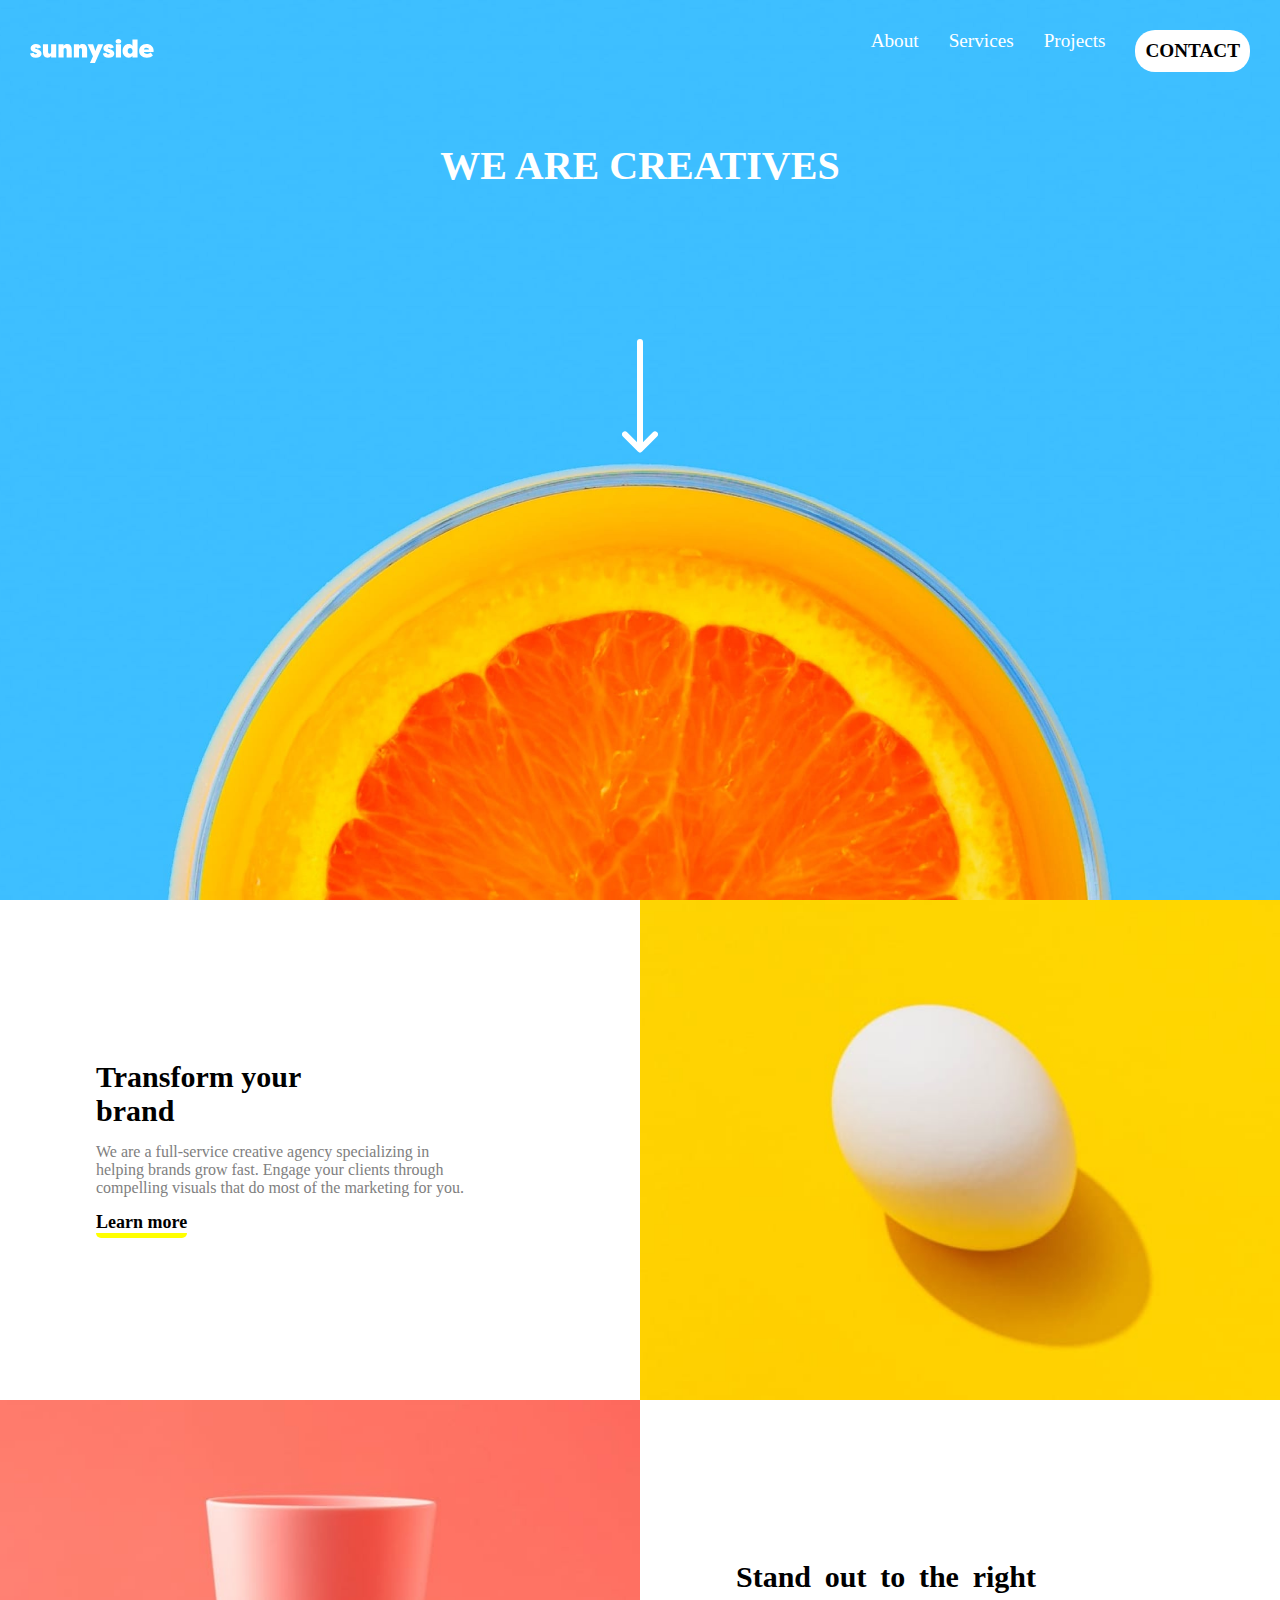
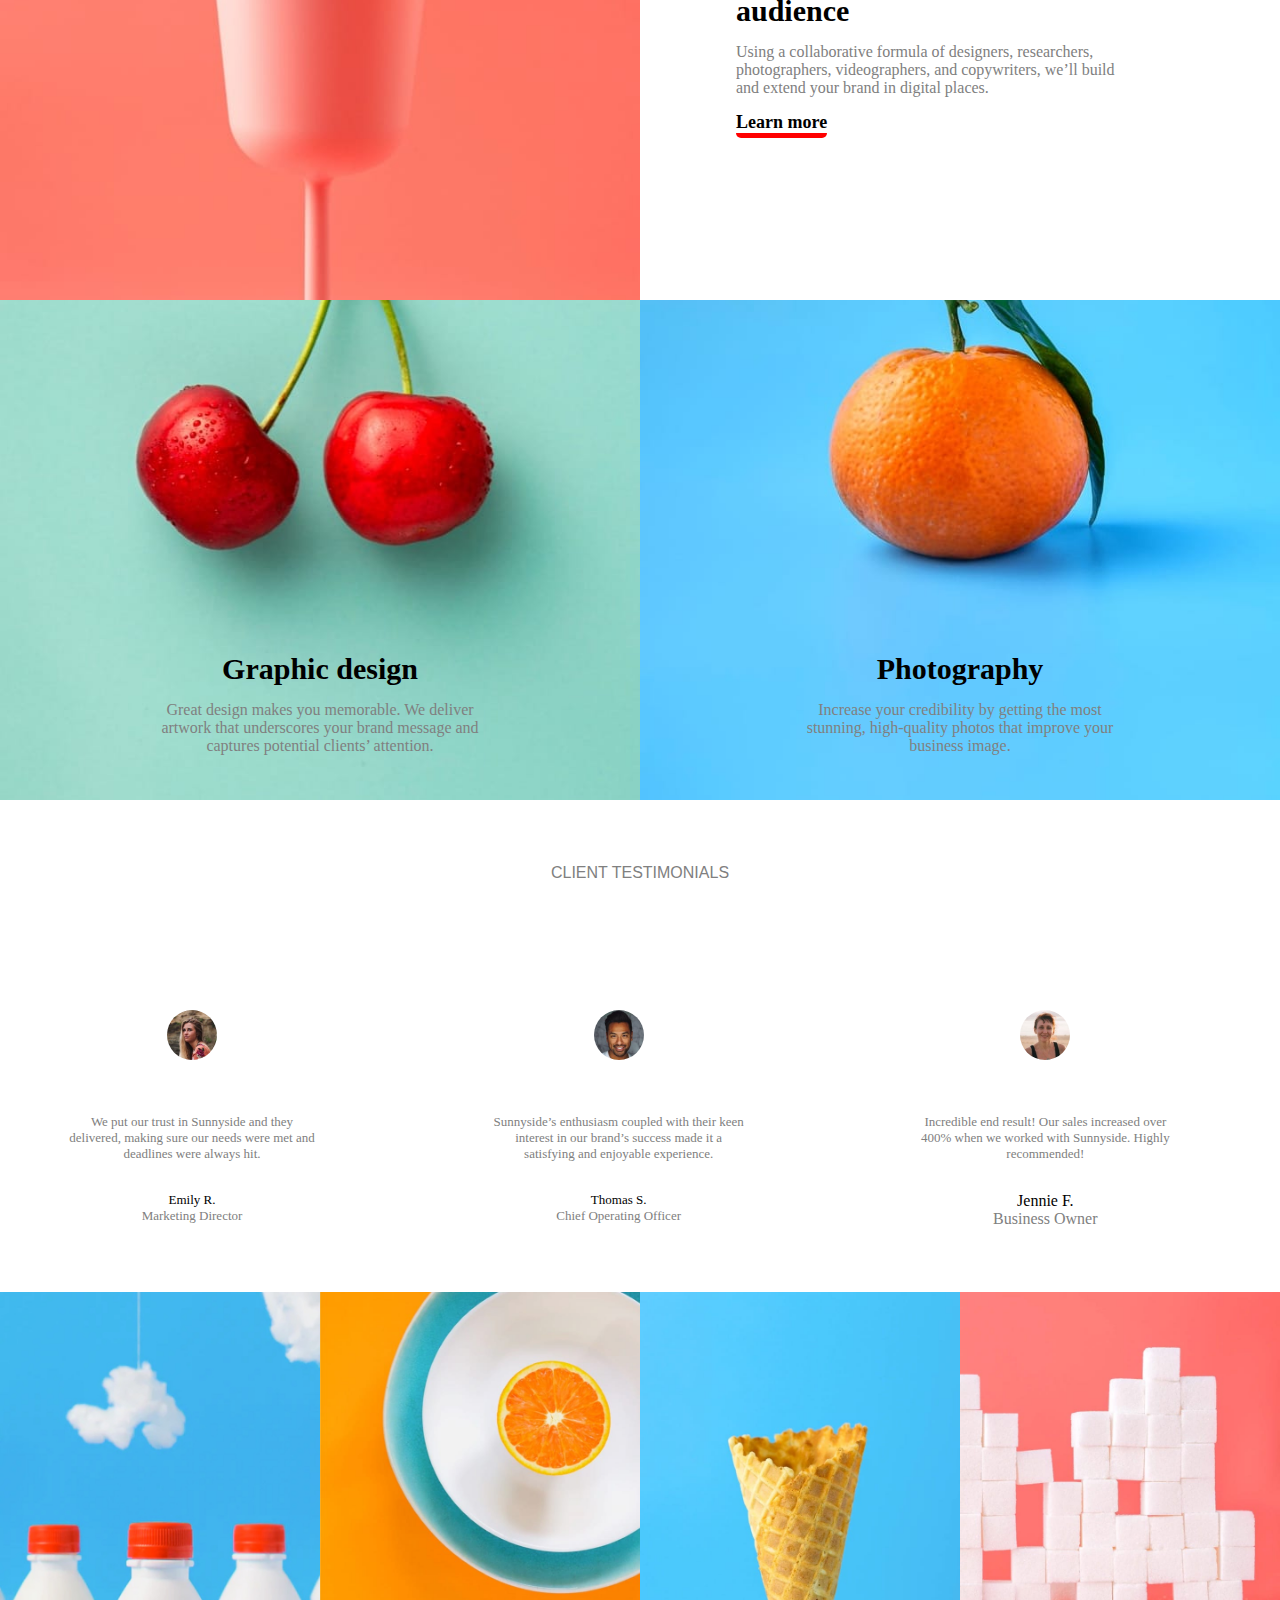
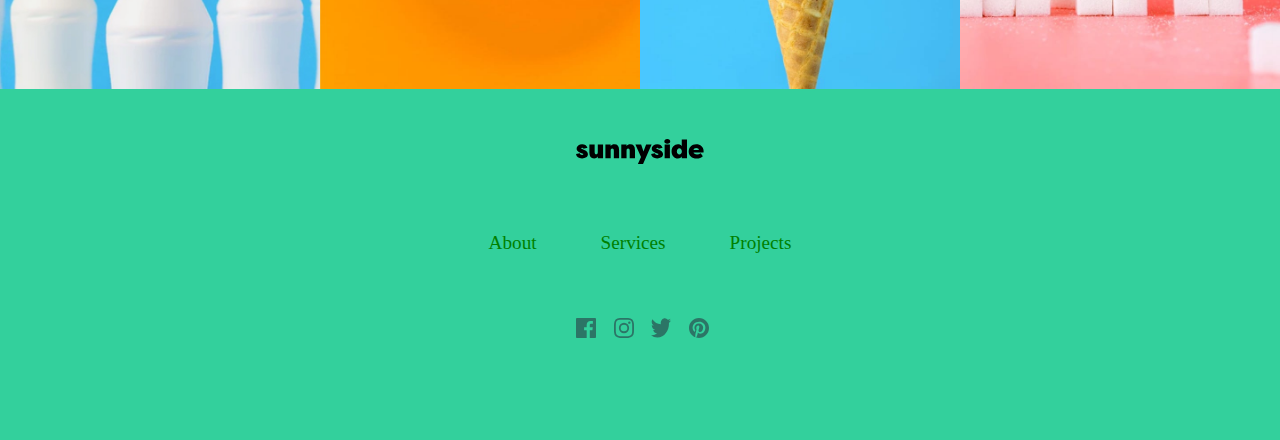
<file: sunnyside-agency-landing-page-main/index.html>
<!DOCTYPE html>
<html lang="en">
  <head>
    <meta charset="UTF-8" />
    <meta http-equiv="X-UA-Compatible" content="IE=edge" />
    <meta name="viewport" content="width=device-width, initial-scale=1.0" />
    <link rel="stylesheet" href="style.css" />
    <title>Frontend Mentor | Sunnyside agency landing page</title>
  </head>
  <body>
    <header>
      <nav>
        <img src="./images/logo.svg" alt="logo" />
        <ul>
          <li>About</li>
          <li>Services</li>
          <li>Projects</li>
          <li class="con">CONTACT</li>
        </ul>
        <img class="ham" src="./images/icon-hamburger.svg" alt="">
      </nav>
      <h1 class="cre">We are creatives</h1>
      <div>
        <img class="arr" src="./images/icon-arrow-down.svg" alt="arrow down" />
      </div>
    </header>
    <section class="boxes">
      <div class="box1 box">
        <div class="out">
        <div class="text">Transform your brand
        </div>
        <div class="full">
          We are a full-service creative agency specializing in helping brands grow fast. Engage your clients through
          compelling visuals that do most of the marketing for you.
        </div>
        <p class="learn1">Learn more</p>
      </div>
    </div>
      <div class="box2 box"></div>
      <div class="box3 box"></div>
      <div class="box4 box">
      <div class="out">
        <div class="text0">Stand out to the right audience</div>
        <div class="using">
        Using a collaborative formula of designers, researchers, photographers, videographers, and copywriters, we’ll build and extend your brand in digital places. 
    </div>
        <p class="learn2">Learn more</p>
    </div>
      </div>
      <div class="box5 box">
        <div class="out2">
        <div class="text2">
            Graphic design
        </div>
        <div class="text3">
            Great design makes you memorable. We deliver artwork that underscores your brand message and captures potential clients’ attention.
        </div>
        </div>
      </div>
      <div class="box6 box">
        <div class="out3">
        <div class="text2">
            Photography
        </div>
        <div class="text3">
        Increase your credibility by getting the most stunning, high-quality photos that improve your business image.
      </div>
      </div>
    </section>
    <section>
        <div class="client">Client testimonials</div>
        <div class="total">
        <div class="em">
        <img class="img" src="images/image-emily.jpg" alt="">
        <div class="we">We put our trust in Sunnyside and they delivered, making sure our needs were met and deadlines were always hit.
        <div class="emily">Emily R.</div>
        <div class="text4">Marketing Director</div>
        </div>
        </div>
        <div class="em">
           <img class="img" src="images/image-thomas.jpg" alt=""> 
        <div class="we">Sunnyside’s enthusiasm coupled with their keen interest in our brand’s success made it a satisfying and enjoyable experience.
            <div class="emily">Thomas S.</div>
            <div class="text4">Chief Operating Officer</div>
        </div>
    </div>
    <div class="em">
        <img class="img" src="images/image-jennie.jpg" alt="">
        <div class="we"> Incredible end result! Our sales increased over 400% when we worked with Sunnyside. Highly recommended!</div>
        <div class="emily">Jennie F.</div>
        <div class="text4">Business Owner</div>
    </div>
    </div>
    </section>
    <section>
        <div class="src">
            <img src="images/desktop/image-gallery-milkbottles.jpg" width="25%">
            <img src="images/desktop/image-gallery-orange.jpg" width="25%">
            <img src="images/desktop/image-gallery-cone.jpg" width="25%">
            <img src="images/desktop/image-gallery-sugarcubes.jpg" width="25%">
          </div>
            <div class="src2">
              <img src="images/mobile/image-gallery-milkbottles.jpg">
              <img src="images/mobile/image-gallery-orange.jpg">
              <img src="images/mobile/image-gallery-cone.jpg">
              <img src="images/mobile/image-gallery-sugar-cubes.jpg">
        </div>
    </section>
    <footer>
        <div class="foot">
          <img class="logo2" src="images/logo2.svg" alt="" width="150px">
            <ul class="ul2">
              <li>About</li>
              <li>Services</li>
              <li>Projects</li>
            </ul>
            <div class="icon">
            <img src="images/icon-facebook.svg" alt="">
            <img src="images/icon-instagram.svg" alt="">
            <img src="images/icon-twitter.svg" alt="">
            <img src="images/icon-pinterest.svg" alt="">
          </div>
        </div>
    </footer>
  </body>
</html>
</file>
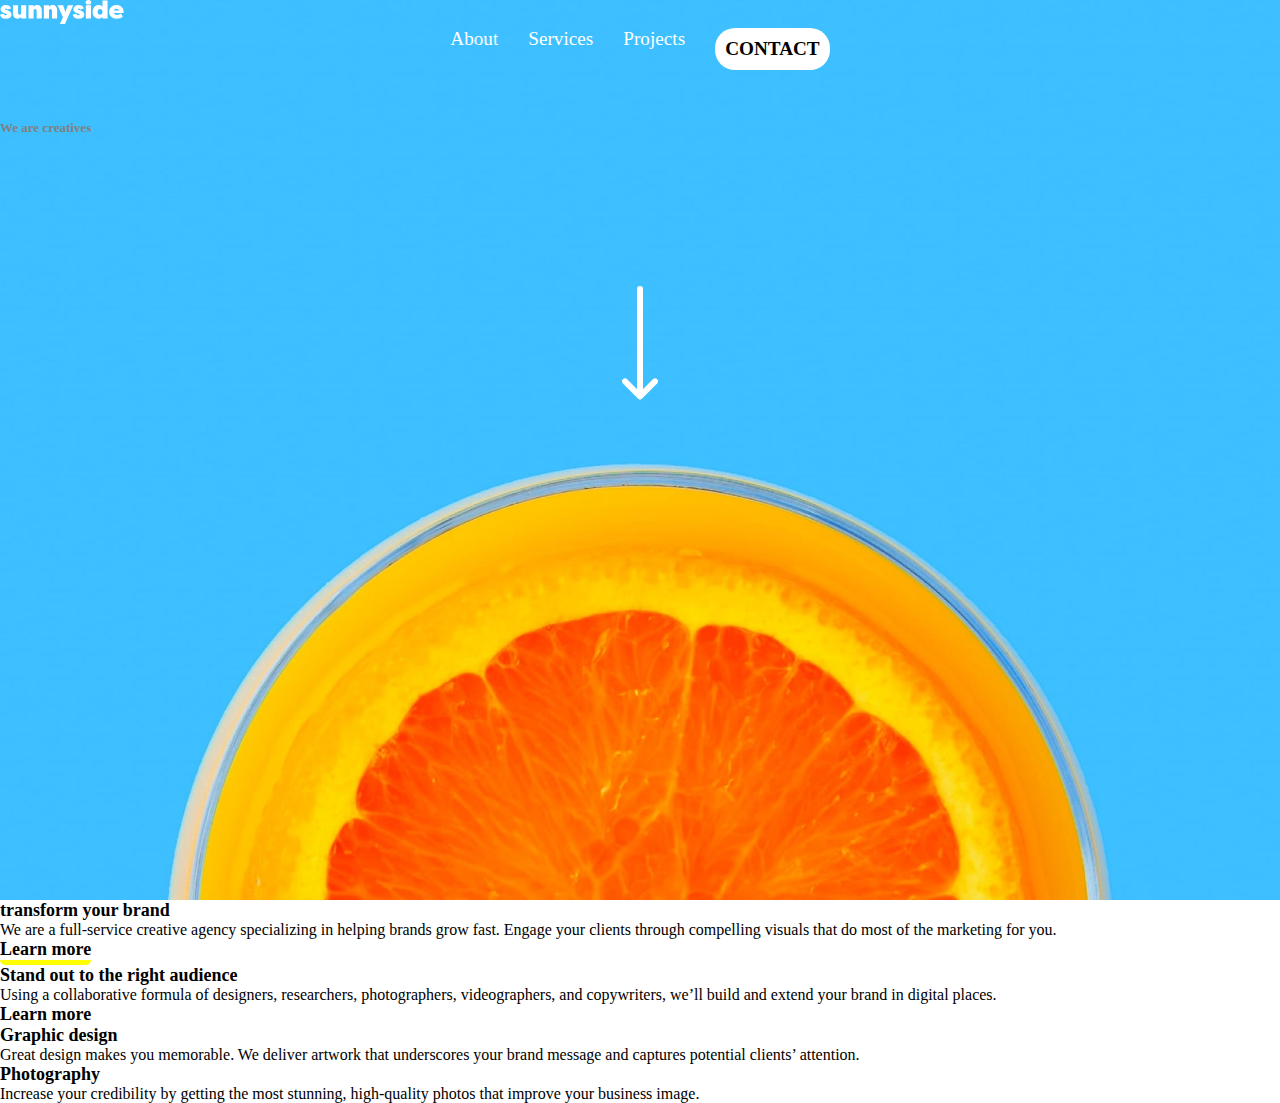
<file: sunnyside-agency-landing-page-main/prac.html>
<!DOCTYPE html>
<html lang="en">
<head>
    <meta charset="UTF-8">
    <meta http-equiv="X-UA-Compatible" content="IE=edge">
    <meta name="viewport" content="width=device-width, initial-scale=1.0">
    <link rel="stylesheet" href="style.css">
    <title>Document</title>
</head>
<body>
    <div class="main">
        <header>
            <img src="./images/logo.svg" alt="logo" />
            <ul>
            <li>About</li>
            <li>Services</li>
            <li>Projects</li>
            <li class="con">CONTACT</li>
            </ul>
            <img class="ham" src="./images/icon-hamburger.svg" alt="">
            <p class="we">
            We are creatives
            </p>
            <div>
            <img class="arr" src="./images/icon-arrow-down.svg" alt="arrow down" />
        </header>
        <section>
            <div class="transform">
                <p>
                    transform your brand
                 </p>
                 <div>
                     We are a full-service creative agency specializing in helping brands grow fast. Engage your clients through
                     compelling visuals that do most of the marketing for you.
                 </div>
                 <p class="learn1">Learn more</p>
            </div>
            <div class="egg">

            </div>
            <div class="cup">

            </div>
            <div class="stand">
                <p>
                    Stand out to the right audience
                </p>
                <div>
                    Using a collaborative formula of designers, researchers, photographers, videographers, and copywriters, we’ll build and extend your brand in digital places.
                </div>
                <p>
                    Learn more
                </p>
            </div>
            <div class="graphic">
                <p>
                    Graphic design
                </p>
                <div>
                    Great design makes you memorable. We deliver artwork that underscores your brand message and captures potential clients’ attention.
                </div>
            </div>
            <div class="photography">
                <p>
                    Photography
                </p>
                <div>
                    Increase your credibility by getting the most stunning, high-quality photos that improve your business image.
                </div>
            </div>
        </section>
    </div>
</body>
</html>
</file>
<file: sunnyside-agency-landing-page-main/style.css>
*{
    margin: 0;
    padding: 0;
}

header{
    background-image: url(./images/desktop/image-header.jpg);
    height: 100vh;
    background-repeat: no-repeat;
    background-position: center;
    background-size: cover;
}
nav{
    display:flex ;
    justify-content: space-between;
    align-items: center;
    padding: 30px;
}
ul{
    display: flex;
    gap: 30px;
    list-style: none;
    color: white;
    font-size: larger;
    justify-content: center;
}
.ham{
    display: none;
}
.con{
    color: black;
    background-color: white;
    padding: 10px;
    font-weight: bolder;
    border-radius: 20px;
}
.cre{
    text-transform: uppercase;
    color: white;
    text-align: center;
    margin-top: 40px;
    font-weight: 600;
    font-family: 'Times New Roman', Times, serif;
    font-size: 2.5rem;
}
.arr{
    display: flex;
    margin-left: auto;
    margin-right: auto;
    margin-top: 150px;
}
.box{
    height: 500px;
}
.box1{
    /* width: 100%; */
}
.box2{
    background-image: url(./images/desktop/image-transform.jpg);
    background-position: center;
    background-repeat: no-repeat;
    background-size: cover;
}
.box3{
    background-image: url(./images/desktop/image-stand-out.jpg);
    background-position: center;
    background-repeat: no-repeat;
    background-size: cover;
}
.box4{
    /* width: 100%; */
}
.box5{
    background-image: url(./images/desktop/image-graphic-design.jpg);
    background-position: center;
    background-repeat: no-repeat;
    background-size: cover;
    text-align: center;
}
.box6{
    background-image: url(./images/desktop/image-photography.jpg);
    background-position: center;
    background-repeat: no-repeat;
    background-size: cover;
    text-align: center;
}
.boxes{
    
    display: grid;
    grid-template-columns: 1fr 1fr;
}
.out{
    display: flex;
    flex-direction: column;
    gap: 15px;
    padding: 25% 25% 25% 15%;
}
.text{
    font-weight: bolder;
    font-size: 30px;
    width: 70%;
}
.text0{
    font-weight: bolder;
    font-size: 30px;
    text-align: justify;
    width: 300px;
}
.using{
    color: gray;
}
p{
    font-size: large;
    font-weight: 600;
}
.full{
    color: gray;
}
.learn1{
    font-size: large;
    border-bottom: 5px solid yellow;
    border-radius: 5px;
    width: max-content;
    gap: 30px;
}
.learn2{
    font-size: large;
    border-bottom: 5px solid red;
    border-radius: 5px;
    width: max-content;
}
.out2{
    display: flex;
    flex-direction: column;
    gap: 15px;
    width: 50%;
    margin-left: 25%;
    margin-right: 25%;
    margin-top: 55%;
}
.out3{
    display: flex;
    flex-direction: column;
    gap: 15px;
    width: 50%;
    margin-left: 25%;
    margin-right: 25%;
    margin-top: 55%;
}
.text2{
    font-weight: bolder;
    font-size: 30px;
    width: 70%;
    margin-left: 15%;
    text-align: center;
}
.text3{
    color: gray;
}
.client{
    text-align: center;
    text-transform: uppercase;
    margin-top: 5%;
    color: gray;
    font-family: 'Lucida Sans', 'Lucida Sans Regular', 'Lucida Grande', 'Lucida Sans Unicode', Geneva, Verdana, sans-serif;
}
.em{
    margin-left: 5%;
    width: 20%;
    margin-top: 0;
    margin-right: auto;
    text-align: center;
}
.img{
    border-radius: 100px;
    width: 50px;
}
.emily{
    color: black;
    margin-top: 30px;
}
.we{
    font-size: small;
    color: gray;
    margin-top: 50px;
}
.total{
    display: flex;
    flex-direction: row;
    margin-top: 10%;
    justify-content: center;
}
.text4{
    color: gray;
    margin-bottom: 25%;
}
.src{
    display: flex;
}
.src2{
    display: none;
}
.foot{
    background-color: rgb(51, 208, 156);
    padding-top: 50px;

}
.logo2{
    padding-left: 45%;
    width: 10%;
}
.ul2{
    margin-top: 5%;
    color: green;
    margin-bottom: 5%;
    display: flex;
    flex-direction: row;
    gap: 5%;
    justify-content: center;
}
.icon{
    display: flex;
    flex-direction: row;
    gap: 2.5%;
    padding-left: 45%;
    padding-bottom:8%;
}


@media (width <=720px){
    .header{
        background-image: url(./images/mobile/image-header.jpg);
        background-repeat: no-repeat;
        background-position: center;
        background-size: cover;
        /* height: 20vh; */
    }
    ul{
        display: none;
    }
    .ham{
        display: block;
    }
    .box2{
        height: 300px;
        order: -1;
        background-image: url(./images/mobile/image-transform.jpg);
        background-position: center;
        background-repeat: no-repeat;
        background-size: cover;
    }
    .box3{
        height: 300px;
        background-image: url(./images/mobile/image-stand-out.jpg);
        background-position: center;
        background-repeat: no-repeat;
        background-size: cover;
    }
    .boxes{
        grid-template-columns: auto;
    }
    .box5{
        background-image: url(./images/mobile/image-graphic-design.jpg);
        background-position: center;
        background-repeat: no-repeat;
        background-size: cover;
        text-align: center;
    }
    .box6{
        background-image: url(./images/mobile/image-photography.jpg);
        background-position: center;
        background-repeat: no-repeat;
        background-size: cover;
        text-align: center;
        height: 90vh;
    }
    .src{
        display: none;
    }
    .src2 {
        display: grid;
        grid-template-columns: 50% 50%;
        
    }
    .src2 img{
        height: 200px;
    }
    .text2{
        font-weight: bolder;
        font-size: 30px;
        width: 70%;
        margin-left: 15%;
        text-align: end;
    }
    .out{
        display: flex;
        flex-direction: column;
        gap: 15px;
        margin: 0 0 0 0;
    }
    .box1{
        width: 100%;
        text-align: center;
    }
    .text{
        font-weight: bolder;
        font-size: 30px;
        width: 90%;
        text-align: center;
        padding-left:30px;
    }
    .full{
        color: gray;
        width: 280px;
    }
    .learn1{
        font-size: large;
        border-bottom: 5px solid yellow;
        width: max-content;
        margin-left: 80px;
        text-transform: uppercase;
    }
    .using{
        width: 270px;
        color: gray;
    }
    .text0{
        font-weight: bolder;
        font-size: 30px;
        text-align: justify;
        width: 250px;
        word-spacing: 2px;
    }
    .learn2{
        font-size: large;
        border-bottom: 5px solid plum;
        width: max-content;
        margin-left: 80px;

    }
    .out2{
        display: flex;
        flex-direction: column;
        width: 300px;
        margin: 80% 20% 0 12%;
    }
    .out3{
        display: flex;
        flex-direction: column;
        width: 300px;
        margin: 120% 20% 0 12%;
    }
    .total{
        display: flex;
        flex-direction: column;
        margin-top: 10%;
        justify-content: center;
    }
    .em{
        margin-left: 20%;
        width: 50%;
        margin-top: 0;
        margin-right: 40%;
        text-align: center;
    }
    .logo2{
        padding-left: 40%;
        width: 25%;
    }
}
</file>
